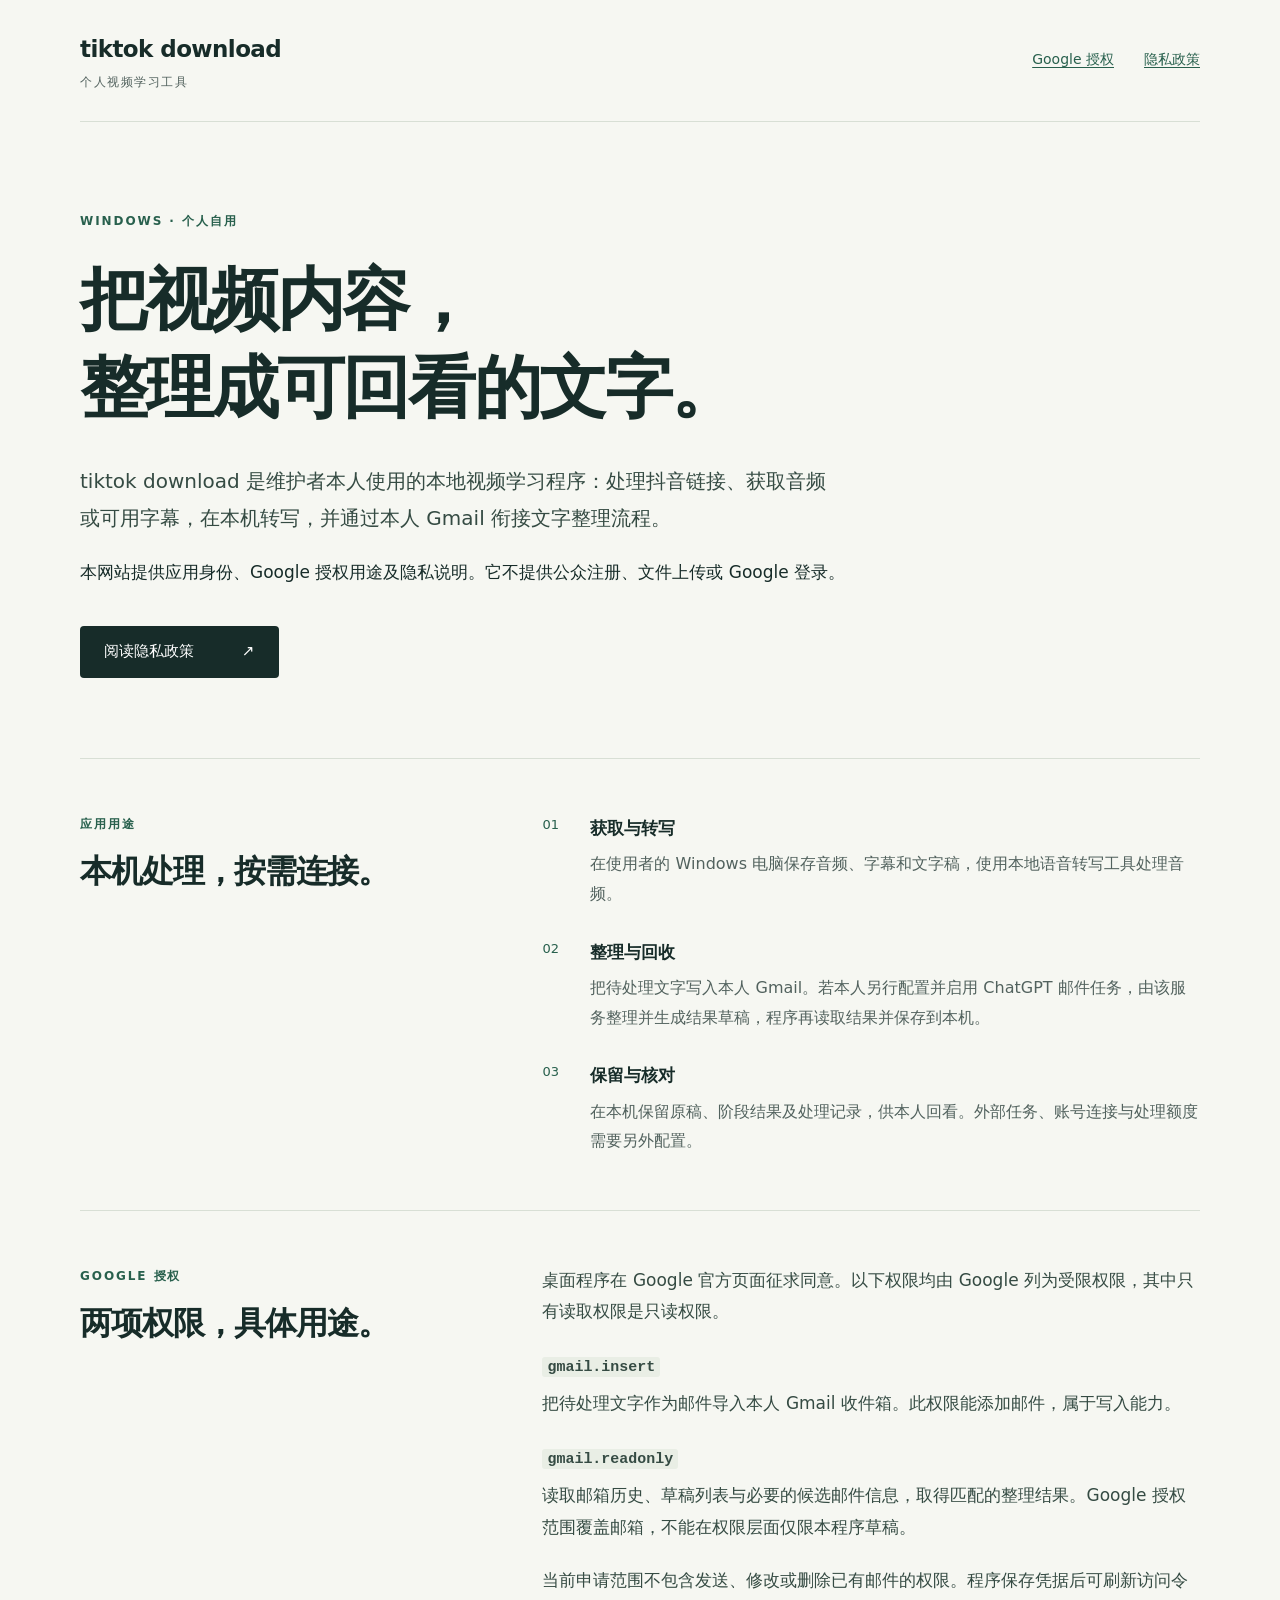
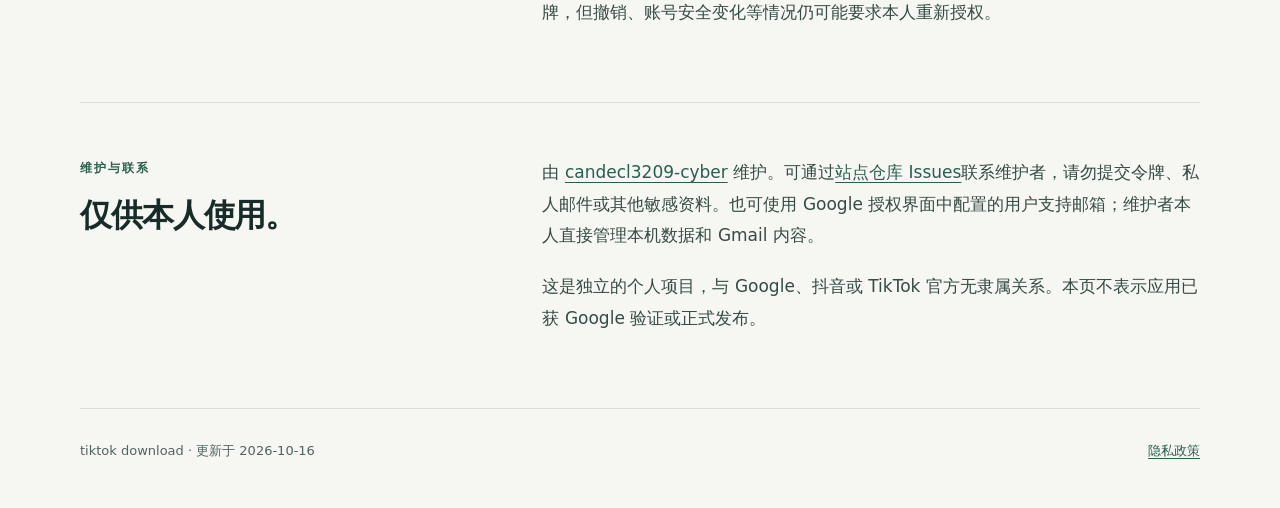
<file: index.html>
<!doctype html>
<html lang="zh-CN">
<head>
  <meta charset="utf-8">
  <meta name="google-site-verification" content="FDsW7B6neZD9j1FdR0eGw2ug8wf9VsJhfIOTblTNJtY" />
  <meta name="viewport" content="width=device-width, initial-scale=1">
  <meta name="description" content="tiktok download：个人自用的 Windows 视频学习工具，以及 Google 授权与数据使用说明。">
  <meta name="referrer" content="strict-origin-when-cross-origin">
  <title>tiktok download · 个人视频学习工具</title>
  <link rel="stylesheet" href="styles.css">
</head>
<body>
  <a class="skip" href="#main">跳到正文</a>
  <header class="wrap masthead"><a class="brand" href="./">tiktok download<span>个人视频学习工具</span></a><nav aria-label="主导航"><a href="#google">Google 授权</a><a href="privacy.html">隐私政策</a></nav></header>
  <main id="main" class="wrap">
    <section class="intro">
      <p class="eyebrow">WINDOWS · 个人自用</p>
      <h1>把视频内容，<br>整理成可回看的文字。</h1>
      <p class="lead">tiktok download 是维护者本人使用的本地视频学习程序：处理抖音链接、获取音频或可用字幕，在本机转写，并通过本人 Gmail 衔接文字整理流程。</p>
      <p>本网站提供应用身份、Google 授权用途及隐私说明。它不提供公众注册、文件上传或 Google 登录。</p>
      <a class="button" href="privacy.html">阅读隐私政策 <span aria-hidden="true">↗</span></a>
    </section>
    <section class="section" aria-labelledby="purpose">
      <div><p class="eyebrow">应用用途</p><h2 id="purpose">本机处理，按需连接。</h2></div>
      <ol class="steps"><li><strong>获取与转写</strong><p>在使用者的 Windows 电脑保存音频、字幕和文字稿，使用本地语音转写工具处理音频。</p></li><li><strong>整理与回收</strong><p>把待处理文字写入本人 Gmail。若本人另行配置并启用 ChatGPT 邮件任务，由该服务整理并生成结果草稿，程序再读取结果并保存到本机。</p></li><li><strong>保留与核对</strong><p>在本机保留原稿、阶段结果及处理记录，供本人回看。外部任务、账号连接与处理额度需要另外配置。</p></li></ol>
    </section>
    <section id="google" class="section" aria-labelledby="oauth">
      <div><p class="eyebrow">GOOGLE 授权</p><h2 id="oauth">两项权限，具体用途。</h2></div>
      <div class="details"><p>桌面程序在 Google 官方页面征求同意。以下权限均由 Google 列为受限权限，其中只有读取权限是只读权限。</p>
      <dl><dt><code>gmail.insert</code></dt><dd>把待处理文字作为邮件导入本人 Gmail 收件箱。此权限能添加邮件，属于写入能力。</dd><dt><code>gmail.readonly</code></dt><dd>读取邮箱历史、草稿列表与必要的候选邮件信息，取得匹配的整理结果。Google 授权范围覆盖邮箱，不能在权限层面仅限本程序草稿。</dd></dl>
      <p>当前申请范围不包含发送、修改或删除已有邮件的权限。程序保存凭据后可刷新访问令牌，但撤销、账号安全变化等情况仍可能要求本人重新授权。</p></div>
    </section>
    <section id="contact" class="section" aria-labelledby="contact-title"><div><p class="eyebrow">维护与联系</p><h2 id="contact-title">仅供本人使用。</h2></div><div class="details"><p>由 <a href="https://github.com/candecl3209-cyber">candecl3209-cyber</a> 维护。可通过<a href="https://github.com/candecl3209-cyber/candecl3209-cyber.github.io/issues">站点仓库 Issues</a>联系维护者，请勿提交令牌、私人邮件或其他敏感资料。也可使用 Google 授权界面中配置的用户支持邮箱；维护者本人直接管理本机数据和 Gmail 内容。</p><p>这是独立的个人项目，与 Google、抖音或 TikTok 官方无隶属关系。本页不表示应用已获 Google 验证或正式发布。</p></div></section>
  </main>
  <footer class="wrap footer"><span>tiktok download · 更新于 2026-10-16</span><a href="privacy.html">隐私政策</a></footer>
</body>
</html>
</file>
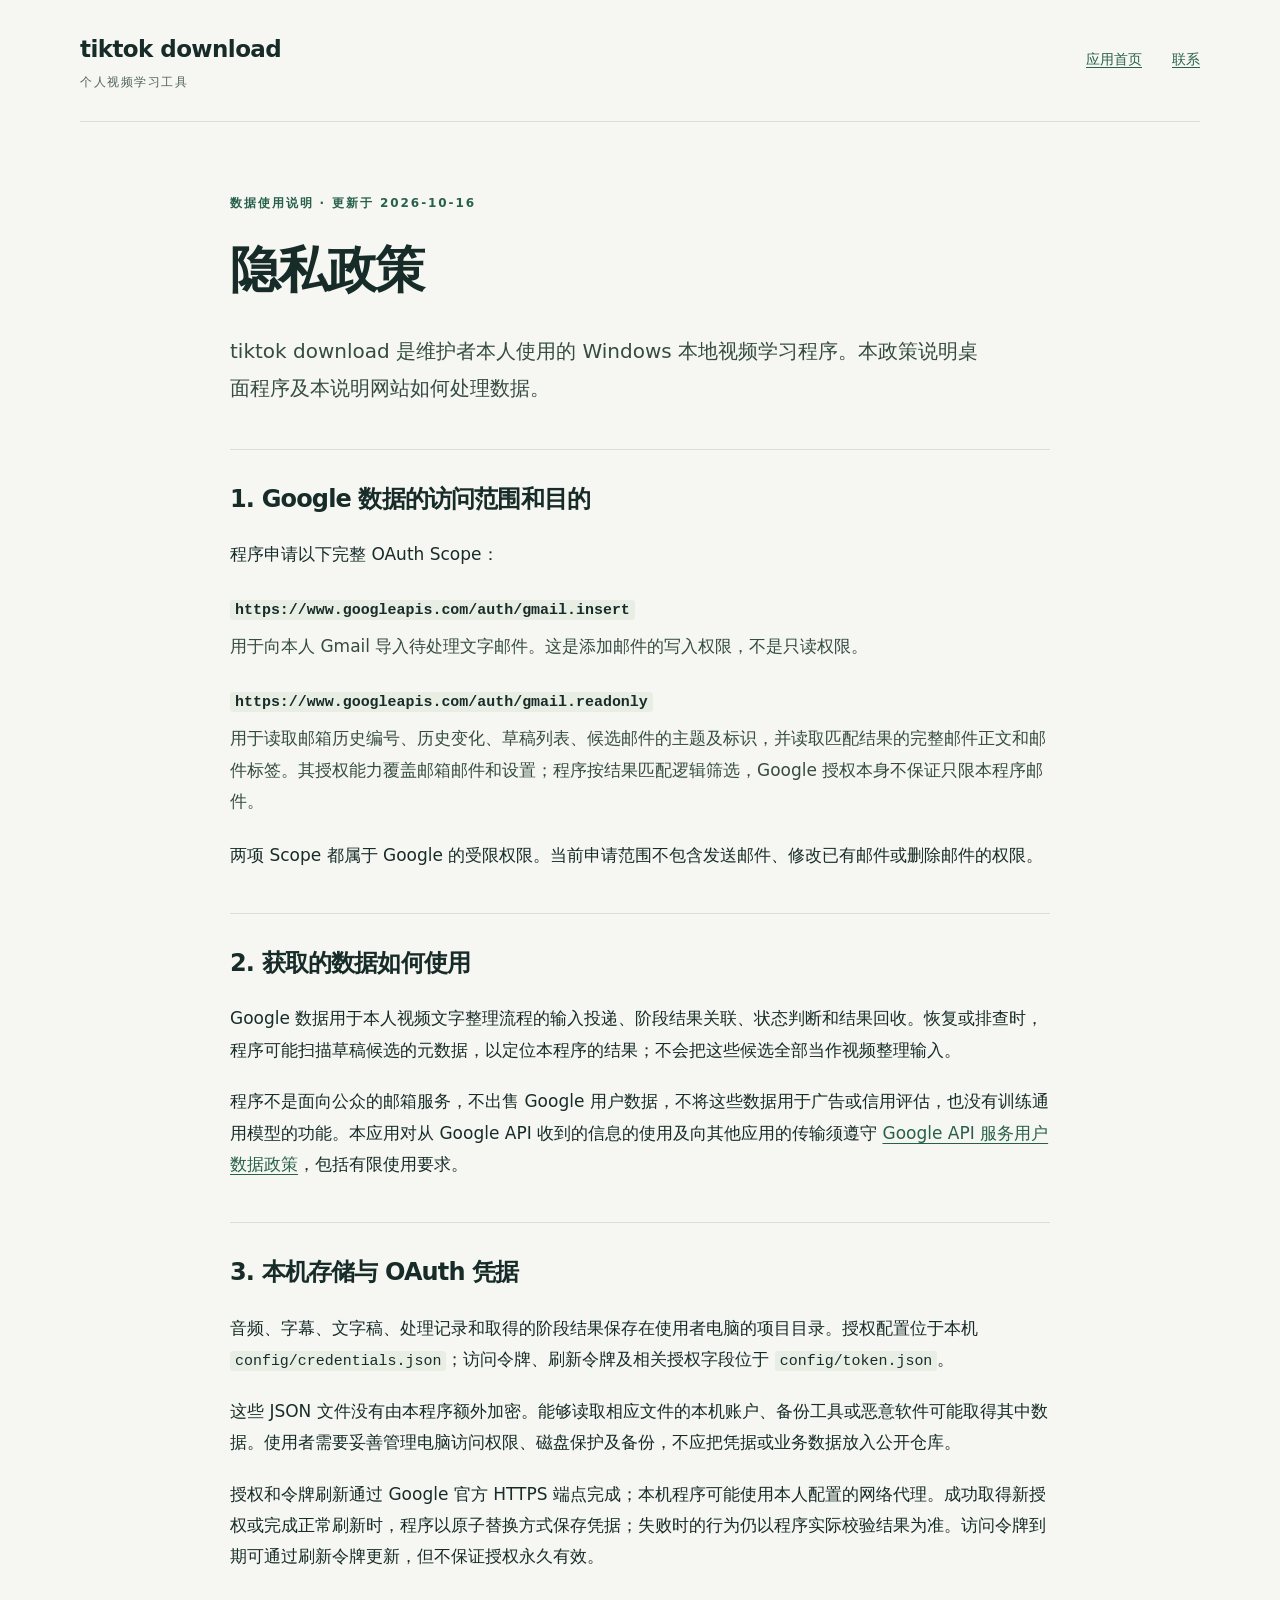
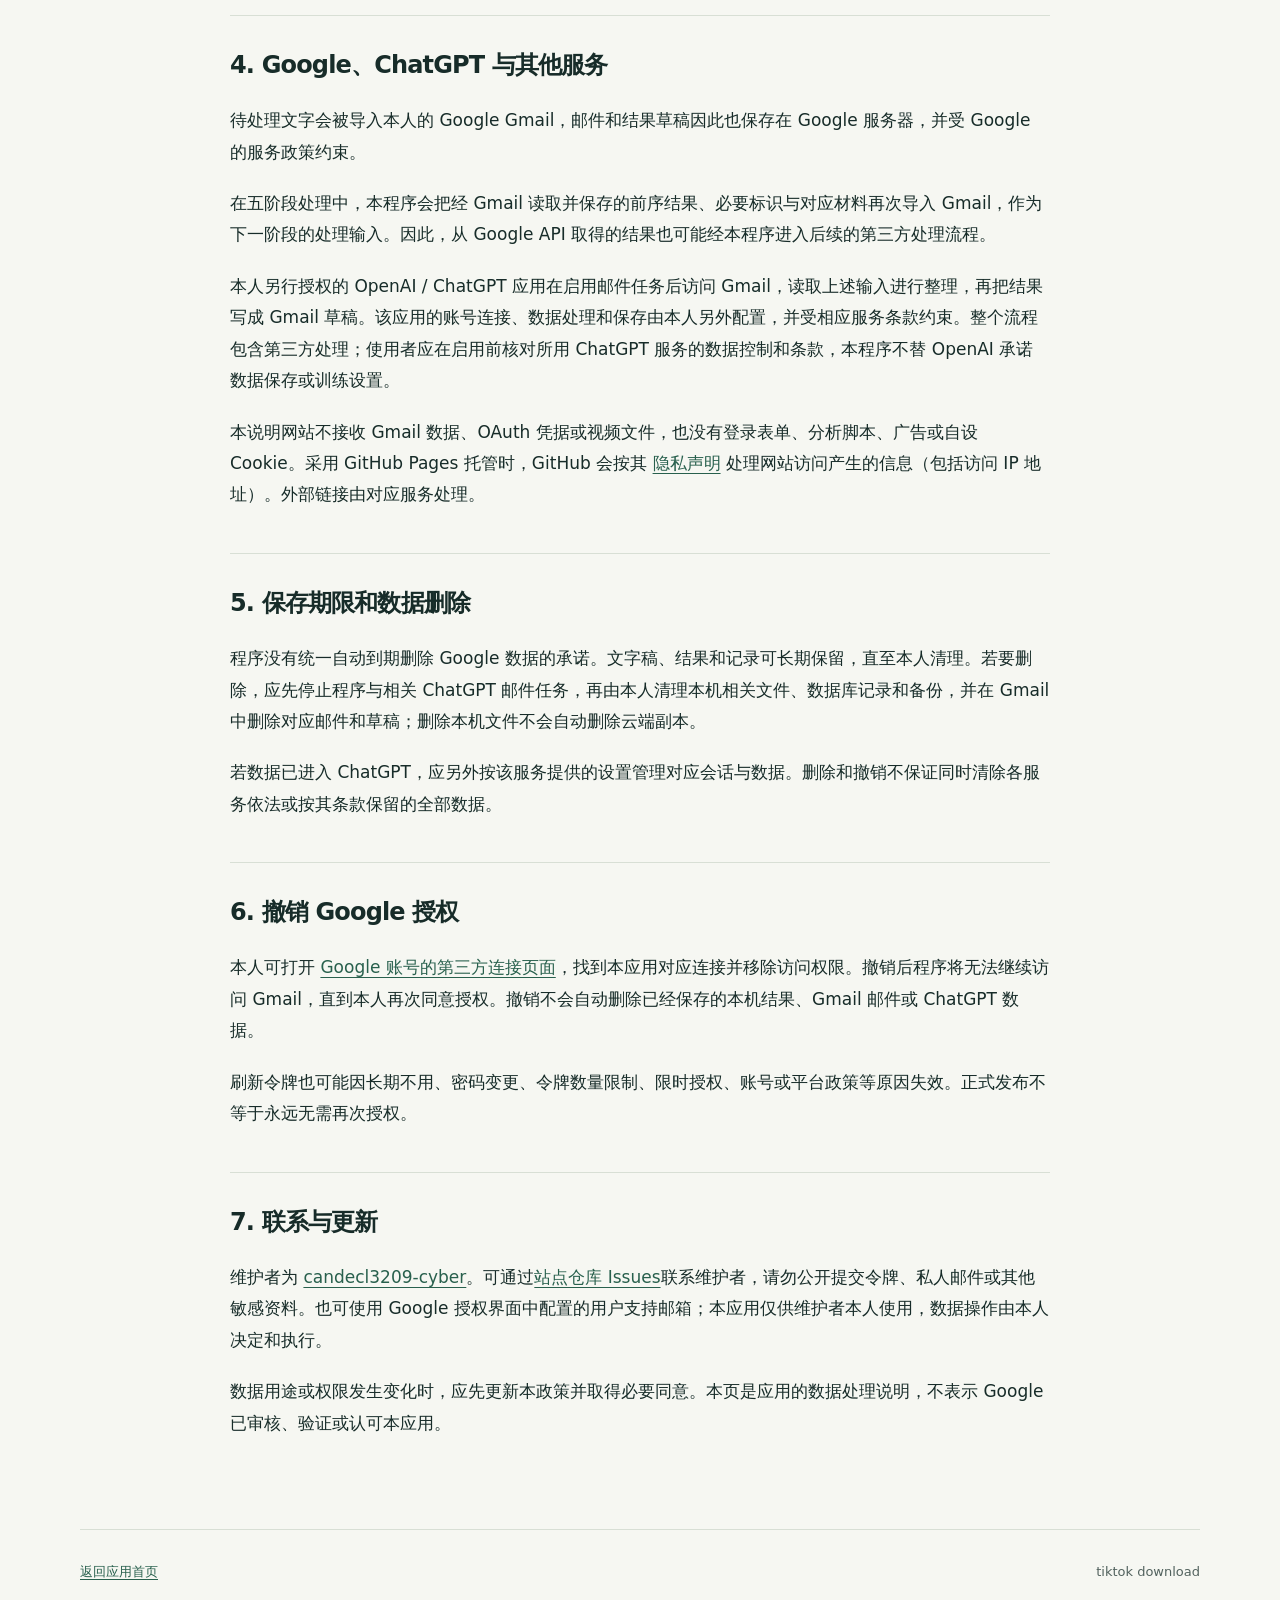
<file: privacy.html>
<!doctype html>
<html lang="zh-CN">
<head>
  <meta charset="utf-8">
  <meta name="viewport" content="width=device-width, initial-scale=1">
  <meta name="description" content="tiktok download 的 Google 数据访问、使用、存储、共享、撤销与删除说明。">
  <meta name="referrer" content="strict-origin-when-cross-origin">
  <title>隐私政策 · tiktok download</title>
  <link rel="stylesheet" href="styles.css">
</head>
<body>
  <a class="skip" href="#main">跳到正文</a>
  <header class="wrap masthead"><a class="brand" href="./">tiktok download<span>个人视频学习工具</span></a><nav aria-label="主导航"><a href="./">应用首页</a><a href="#contact">联系</a></nav></header>
  <main id="main" class="wrap policy">
    <p class="eyebrow">数据使用说明 · 更新于 2026-10-16</p><h1>隐私政策</h1>
    <p class="lead">tiktok download 是维护者本人使用的 Windows 本地视频学习程序。本政策说明桌面程序及本说明网站如何处理数据。</p>
    <section><h2>1. Google 数据的访问范围和目的</h2><p>程序申请以下完整 OAuth Scope：</p><dl><dt><code>https://www.googleapis.com/auth/gmail.insert</code></dt><dd>用于向本人 Gmail 导入待处理文字邮件。这是添加邮件的写入权限，不是只读权限。</dd><dt><code>https://www.googleapis.com/auth/gmail.readonly</code></dt><dd>用于读取邮箱历史编号、历史变化、草稿列表、候选邮件的主题及标识，并读取匹配结果的完整邮件正文和邮件标签。其授权能力覆盖邮箱邮件和设置；程序按结果匹配逻辑筛选，Google 授权本身不保证只限本程序邮件。</dd></dl><p>两项 Scope 都属于 Google 的受限权限。当前申请范围不包含发送邮件、修改已有邮件或删除邮件的权限。</p></section>
    <section><h2>2. 获取的数据如何使用</h2><p>Google 数据用于本人视频文字整理流程的输入投递、阶段结果关联、状态判断和结果回收。恢复或排查时，程序可能扫描草稿候选的元数据，以定位本程序的结果；不会把这些候选全部当作视频整理输入。</p><p>程序不是面向公众的邮箱服务，不出售 Google 用户数据，不将这些数据用于广告或信用评估，也没有训练通用模型的功能。本应用对从 Google API 收到的信息的使用及向其他应用的传输须遵守 <a href="https://developers.google.com/terms/api-services-user-data-policy">Google API 服务用户数据政策</a>，包括有限使用要求。</p></section>
    <section><h2>3. 本机存储与 OAuth 凭据</h2><p>音频、字幕、文字稿、处理记录和取得的阶段结果保存在使用者电脑的项目目录。授权配置位于本机 <code>config/credentials.json</code>；访问令牌、刷新令牌及相关授权字段位于 <code>config/token.json</code>。</p><p>这些 JSON 文件没有由本程序额外加密。能够读取相应文件的本机账户、备份工具或恶意软件可能取得其中数据。使用者需要妥善管理电脑访问权限、磁盘保护及备份，不应把凭据或业务数据放入公开仓库。</p><p>授权和令牌刷新通过 Google 官方 HTTPS 端点完成；本机程序可能使用本人配置的网络代理。成功取得新授权或完成正常刷新时，程序以原子替换方式保存凭据；失败时的行为仍以程序实际校验结果为准。访问令牌到期可通过刷新令牌更新，但不保证授权永久有效。</p></section>
    <section><h2>4. Google、ChatGPT 与其他服务</h2><p>待处理文字会被导入本人的 Google Gmail，邮件和结果草稿因此也保存在 Google 服务器，并受 Google 的服务政策约束。</p><p>在五阶段处理中，本程序会把经 Gmail 读取并保存的前序结果、必要标识与对应材料再次导入 Gmail，作为下一阶段的处理输入。因此，从 Google API 取得的结果也可能经本程序进入后续的第三方处理流程。</p><p>本人另行授权的 OpenAI / ChatGPT 应用在启用邮件任务后访问 Gmail，读取上述输入进行整理，再把结果写成 Gmail 草稿。该应用的账号连接、数据处理和保存由本人另外配置，并受相应服务条款约束。整个流程包含第三方处理；使用者应在启用前核对所用 ChatGPT 服务的数据控制和条款，本程序不替 OpenAI 承诺数据保存或训练设置。</p><p>本说明网站不接收 Gmail 数据、OAuth 凭据或视频文件，也没有登录表单、分析脚本、广告或自设 Cookie。采用 GitHub Pages 托管时，GitHub 会按其 <a href="https://docs.github.com/en/site-policy/privacy-policies/github-general-privacy-statement">隐私声明</a> 处理网站访问产生的信息（包括访问 IP 地址）。外部链接由对应服务处理。</p></section>
    <section><h2>5. 保存期限和数据删除</h2><p>程序没有统一自动到期删除 Google 数据的承诺。文字稿、结果和记录可长期保留，直至本人清理。若要删除，应先停止程序与相关 ChatGPT 邮件任务，再由本人清理本机相关文件、数据库记录和备份，并在 Gmail 中删除对应邮件和草稿；删除本机文件不会自动删除云端副本。</p><p>若数据已进入 ChatGPT，应另外按该服务提供的设置管理对应会话与数据。删除和撤销不保证同时清除各服务依法或按其条款保留的全部数据。</p></section>
    <section><h2>6. 撤销 Google 授权</h2><p>本人可打开 <a href="https://myaccount.google.com/connections">Google 账号的第三方连接页面</a>，找到本应用对应连接并移除访问权限。撤销后程序将无法继续访问 Gmail，直到本人再次同意授权。撤销不会自动删除已经保存的本机结果、Gmail 邮件或 ChatGPT 数据。</p><p>刷新令牌也可能因长期不用、密码变更、令牌数量限制、限时授权、账号或平台政策等原因失效。正式发布不等于永远无需再次授权。</p></section>
    <section id="contact"><h2>7. 联系与更新</h2><p>维护者为 <a href="https://github.com/candecl3209-cyber">candecl3209-cyber</a>。可通过<a href="https://github.com/candecl3209-cyber/candecl3209-cyber.github.io/issues">站点仓库 Issues</a>联系维护者，请勿公开提交令牌、私人邮件或其他敏感资料。也可使用 Google 授权界面中配置的用户支持邮箱；本应用仅供维护者本人使用，数据操作由本人决定和执行。</p><p>数据用途或权限发生变化时，应先更新本政策并取得必要同意。本页是应用的数据处理说明，不表示 Google 已审核、验证或认可本应用。</p></section>
  </main>
  <footer class="wrap footer"><a href="./">返回应用首页</a><span>tiktok download</span></footer>
</body>
</html>
</file>
<file: styles.css>
:root{color-scheme:light;--ink:#172c29;--muted:#52625e;--paper:#f6f7f2;--line:#d8dfd5;--accent:#28604d}*{box-sizing:border-box}html{scroll-behavior:smooth;scroll-padding-top:2rem}body{margin:0;background:var(--paper);color:var(--ink);font:17px/1.85 system-ui,-apple-system,"Segoe UI","Microsoft YaHei",sans-serif}a{color:var(--accent);text-underline-offset:.24em}a:focus-visible{outline:3px solid #ad6823;outline-offset:6px}.wrap{width:min(1120px,calc(100% - 64px));margin-inline:auto}.masthead{display:flex;align-items:center;justify-content:space-between;gap:24px;padding-block:28px;border-bottom:1px solid var(--line)}.brand{text-decoration:none;color:var(--ink);font-weight:750;letter-spacing:-.025em;font-size:23px}.brand span{display:block;color:var(--muted);font-size:12px;letter-spacing:.13em;font-weight:450}nav{display:flex;gap:30px;font-size:14px}.intro{padding:88px 0 80px;max-width:850px}.eyebrow{font-size:12px;font-weight:700;letter-spacing:.16em;color:var(--accent);text-transform:uppercase;margin:0 0 24px}h1,h2,h3{font-weight:650;line-height:1.3;letter-spacing:-.035em}h1{font-size:clamp(38px,6vw,68px);margin:0 0 30px}h2{font-size:clamp(25px,3vw,32px);margin:0 0 24px}.lead{font-size:20px;color:#354b43;max-width:760px}p{margin:0 0 20px}.button{display:inline-flex;justify-content:space-between;gap:48px;background:var(--ink);color:white;padding:12px 24px;margin-top:18px;text-decoration:none;border-radius:4px;font-size:15px}.section{display:grid;grid-template-columns:1fr 1.65fr;gap:64px;padding:54px 0;border-top:1px solid var(--line)}.section .eyebrow{margin-bottom:16px}.steps{padding:0;margin:0;list-style:none;counter-reset:step}.steps li{counter-increment:step;position:relative;padding-left:48px;margin-bottom:28px}.steps li:last-child{margin-bottom:0}.steps li:before{content:"0" counter(step);position:absolute;left:0;top:0;color:var(--accent);font-size:13px}.steps p{margin:5px 0 0;color:var(--muted);font-size:16px}.details{color:#354b43}dt{font-weight:650;margin-top:22px}dd{margin:7px 0 22px;color:#354b43}code{font-family:ui-monospace,Consolas,monospace;font-size:.88em;overflow-wrap:anywhere;background:#e9eee5;padding:2px 5px;border-radius:3px}.footer{display:flex;justify-content:space-between;gap:24px;padding:30px 0 45px;border-top:1px solid var(--line);font-size:13px;color:var(--muted)}.policy{max-width:820px;padding-block:70px}.policy h1{font-size:50px}.policy section{margin-top:42px;padding-top:34px;border-top:1px solid var(--line)}.policy h2{font-size:24px}.skip{position:absolute;top:-100px;left:20px;background:white;padding:10px;z-index:10}.skip:focus{top:10px}@media(max-width:700px){.wrap{width:calc(100% - 36px)}.masthead{align-items:flex-start;padding-block:22px;gap:18px}.brand{font-size:19px}nav{gap:16px;font-size:13px;flex-wrap:wrap;justify-content:flex-end}.intro{padding:58px 0}.lead{font-size:18px}.section{grid-template-columns:1fr;gap:8px;padding-block:34px}.footer{flex-direction:column;gap:8px}.policy{padding-block:48px}.policy h1{font-size:40px}.policy h2{font-size:22px}}@media(prefers-reduced-motion:reduce){html{scroll-behavior:auto}}
</file>
